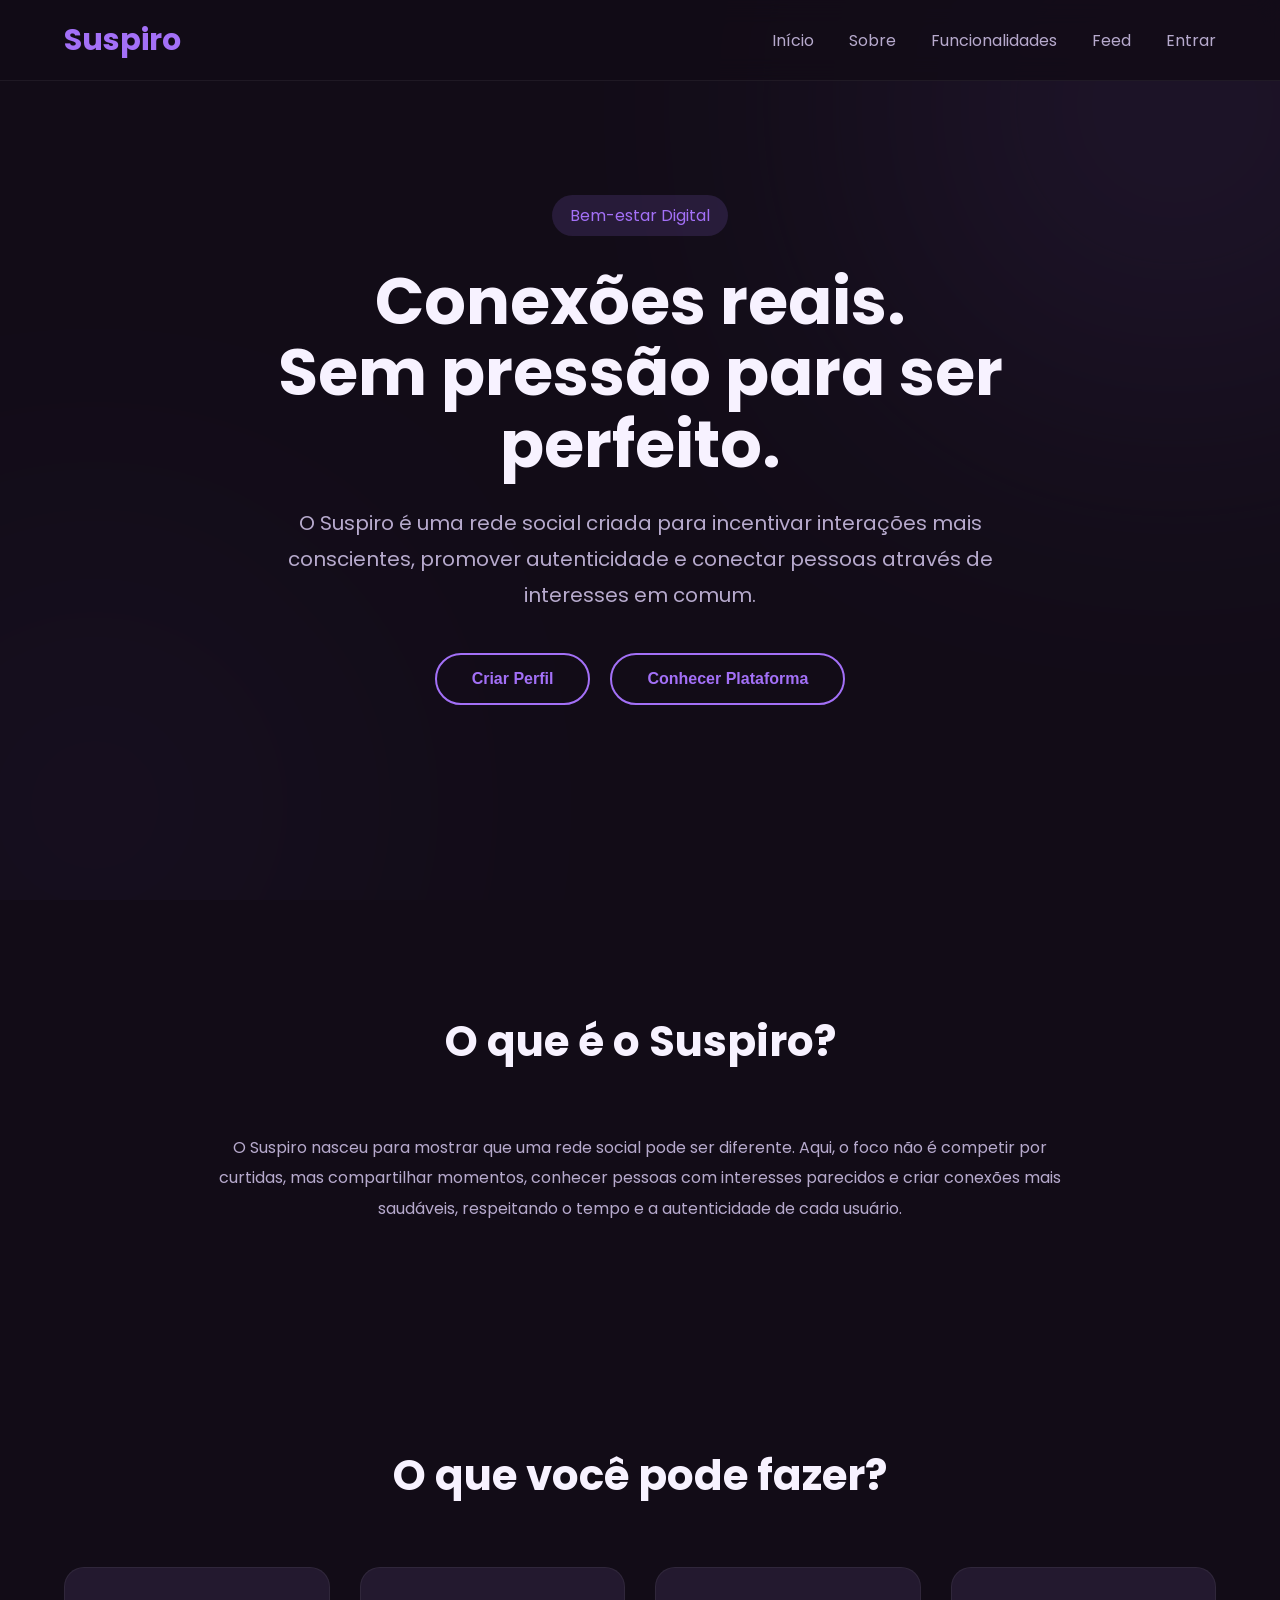
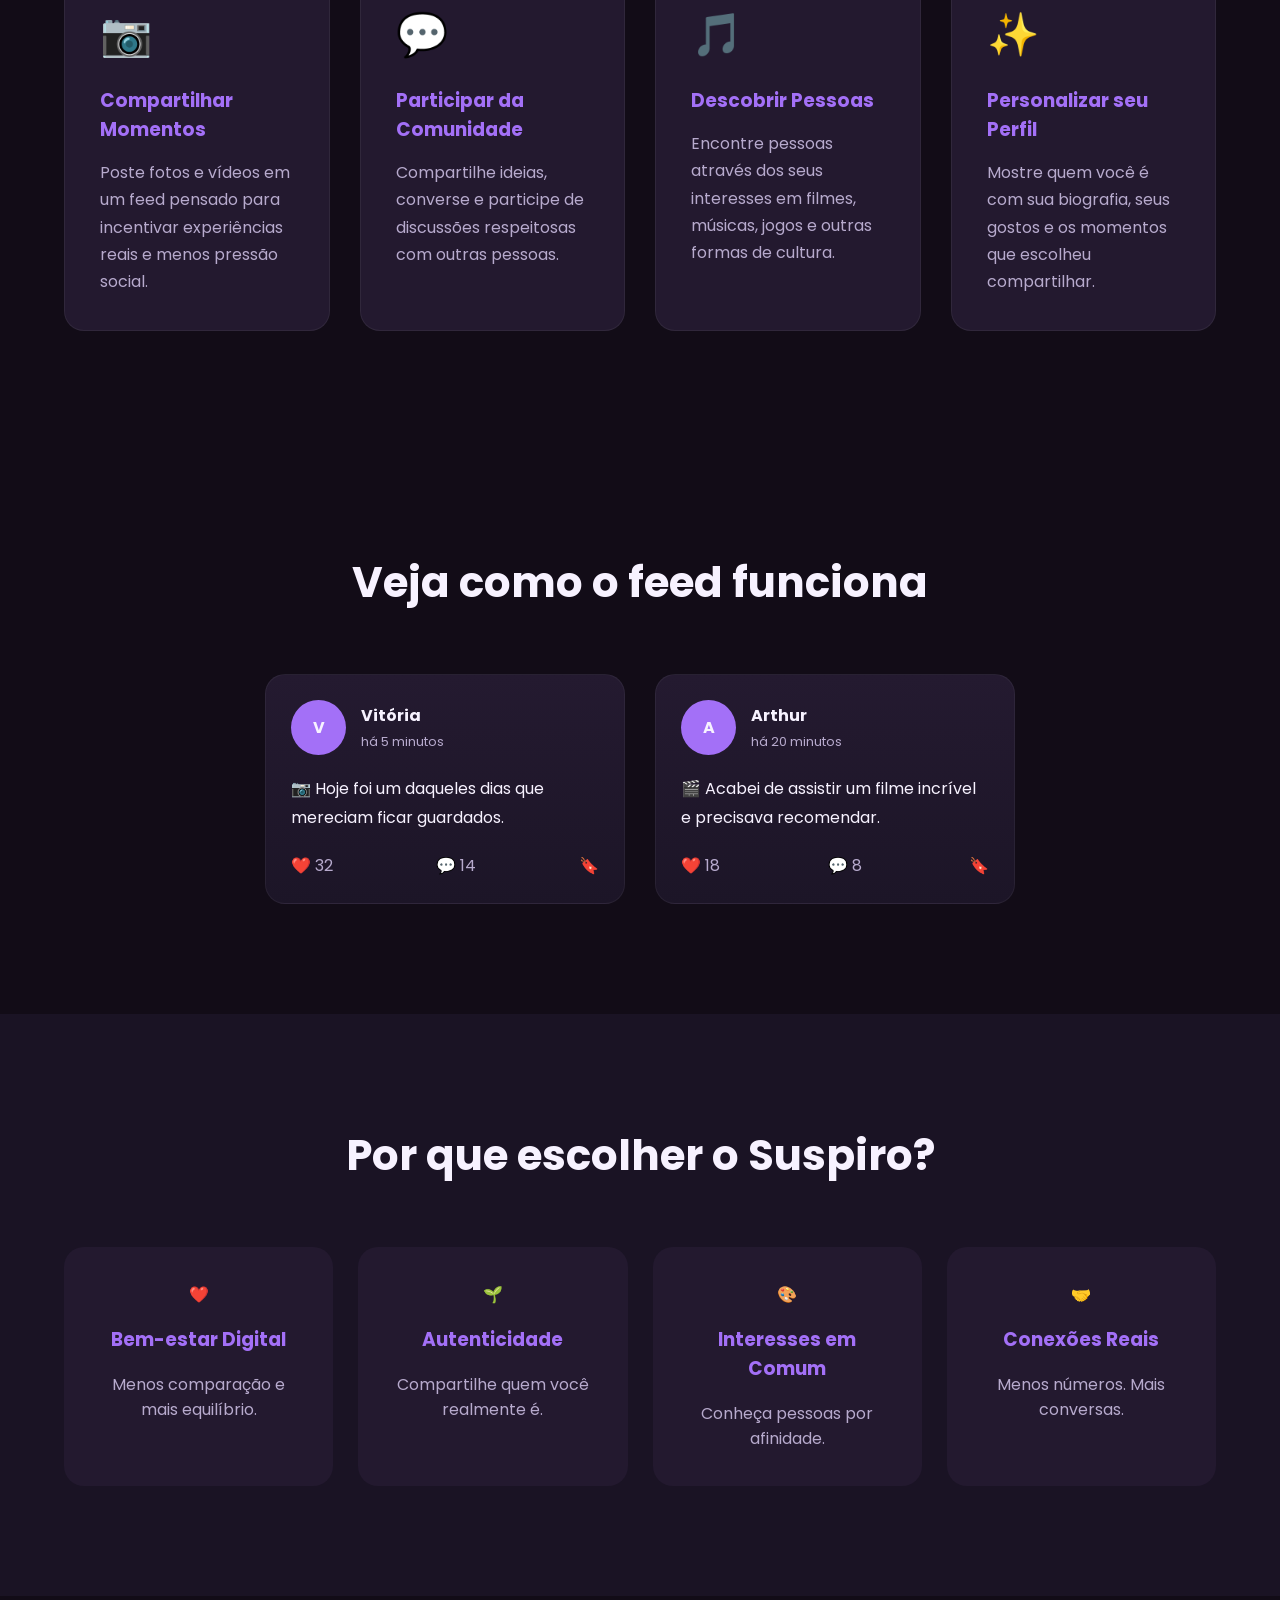
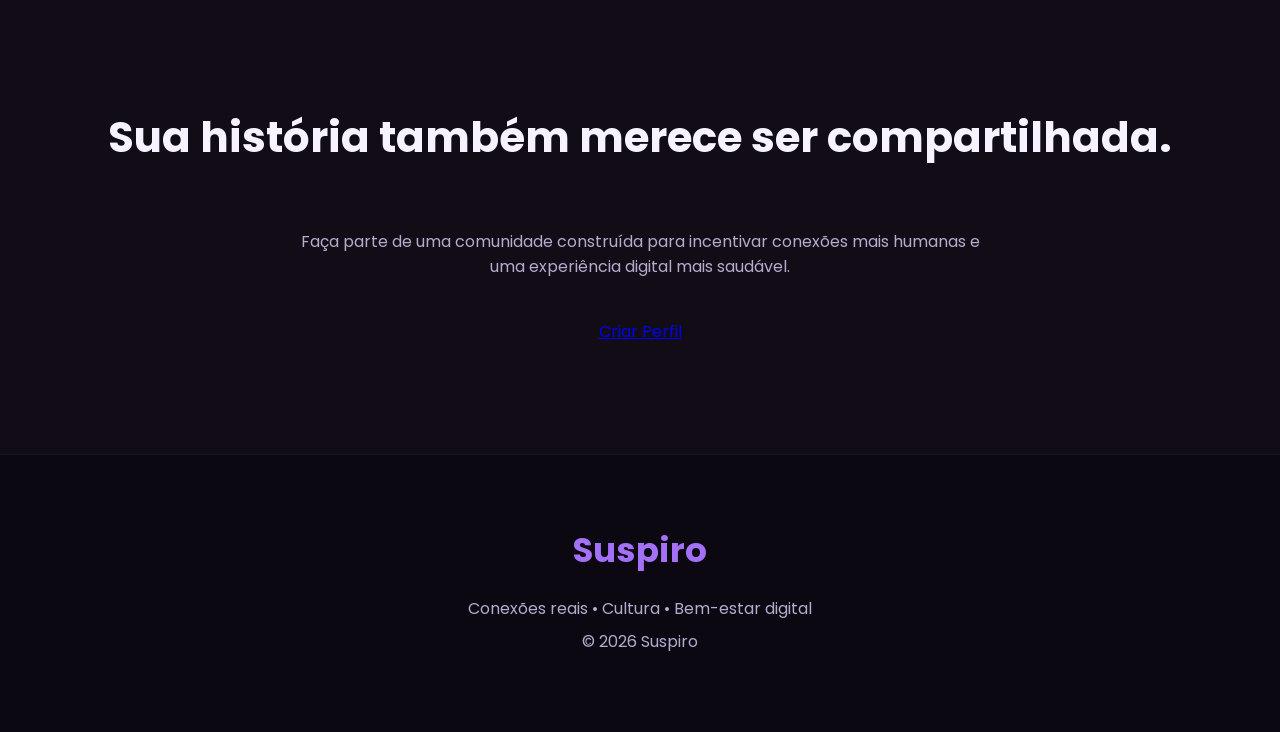
<file: index.html>
<!DOCTYPE html>
<html lang="pt-BR">

<head>

    <meta charset="UTF-8">
    <meta name="viewport" content="width=device-width, initial-scale=1.0">

    <title>Suspiro • Conexões Reais</title>

    <link rel="stylesheet" href="style.css">

    <link rel="preconnect" href="https://fonts.googleapis.com">

    <link rel="preconnect" href="https://fonts.gstatic.com" crossorigin>

    <link href="https://fonts.googleapis.com/css2?family=Poppins:wght@300;400;500;600;700;800&display=swap" rel="stylesheet">

</head>

<body>

<header>

    <div class="container">

        <div class="logo">
            Suspiro
        </div>

        <nav>

            <a href="#inicio">Início</a>

            <a href="#sobre">Sobre</a>

            <a href="#funcionalidades">Funcionalidades</a>

            <a href="#feed">Feed</a>

            <a href="#cta">Entrar</a>

        </nav>

    </div>

</header>





<section class="hero" id="inicio">

    <div class="hero-content">

        <span class="tag">

            Bem-estar Digital

        </span>

        <h1>

            Conexões reais.
            <br>
            Sem pressão para ser perfeito.

        </h1>

        <p>

            O Suspiro é uma rede social criada para incentivar interações
            mais conscientes, promover autenticidade e conectar pessoas
            através de interesses em comum.

        </p>

        <div class="buttons">

            <button class="btn-secundario" onclick="window.location.href='login.html'">
                   
                Criar Perfil
             </button>

            <button class="btn-secundario">

                Conhecer Plataforma

            </button>

        </div>

    </div>

</section>





<section class="sobre" id="sobre">

    <div class="container">

        <h2>

            O que é o Suspiro?

        </h2>

        <p>

            O Suspiro nasceu para mostrar que uma rede social pode ser diferente.
            Aqui, o foco não é competir por curtidas, mas compartilhar momentos,
            conhecer pessoas com interesses parecidos e criar conexões mais
            saudáveis, respeitando o tempo e a autenticidade de cada usuário.

        </p>

    </div>

</section>





<section class="funcionalidades" id="funcionalidades">

    <div class="container">

        <h2>

            O que você pode fazer?

        </h2>

        <div class="cards">

            <article class="card">

                <div class="icone">

                    📷

                </div>

                <h3>

                    Compartilhar Momentos

                </h3>

                <p>

                    Poste fotos e vídeos em um feed pensado para incentivar
                    experiências reais e menos pressão social.

                </p>

            </article>





            <article class="card">

                <div class="icone">

                    💬

                </div>

                <h3>

                    Participar da Comunidade

                </h3>

                <p>

                    Compartilhe ideias, converse e participe de discussões
                    respeitosas com outras pessoas.

                </p>

            </article>





            <article class="card">

                <div class="icone">

                    🎵

                </div>

                <h3>

                    Descobrir Pessoas

                </h3>

                <p>

                    Encontre pessoas através dos seus interesses em filmes,
                    músicas, jogos e outras formas de cultura.

                </p>

            </article>





            <article class="card">

                <div class="icone">

                    ✨

                </div>

                <h3>

                    Personalizar seu Perfil

                </h3>

                <p>

                    Mostre quem você é com sua biografia, seus gostos
                    e os momentos que escolheu compartilhar.

                </p>

            </article>

        </div>

    </div>

</section>





<section class="feed-preview" id="feed">

    <div class="container">

        <h2>

            Veja como o feed funciona

        </h2>

        <div class="mockup">

            <article class="post">

                <div class="perfil">

                    <div class="foto">

                        V

                    </div>

                    <div>

                        <h4>

                            Vitória

                        </h4>

                        <span>

                            há 5 minutos

                        </span>

                    </div>

                </div>

                <div class="conteudo">

                    📷 Hoje foi um daqueles dias que mereciam ficar guardados.

                </div>

                <div class="acoes">

                    <span>❤️ 32</span>

                    <span>💬 14</span>

                    <span>🔖</span>

                </div>

            </article>





            <article class="post">

                <div class="perfil">

                    <div class="foto">

                        A

                    </div>

                    <div>

                        <h4>

                            Arthur

                        </h4>

                        <span>

                            há 20 minutos

                        </span>

                    </div>

                </div>

                <div class="conteudo">

                    🎬 Acabei de assistir um filme incrível e precisava recomendar.

                </div>

                <div class="acoes">

                    <span>❤️ 18</span>

                    <span>💬 8</span>

                    <span>🔖</span>

                </div>

            </article>

        </div>

    </div>

</section>





<section class="beneficios">

    <div class="container">

        <h2>

            Por que escolher o Suspiro?

        </h2>

        <div class="beneficios-grid">

            <div>

                ❤️

                <h3>

                    Bem-estar Digital

                </h3>

                <p>

                    Menos comparação e mais equilíbrio.

                </p>

            </div>





            <div>

                🌱

                <h3>

                    Autenticidade

                </h3>

                <p>

                    Compartilhe quem você realmente é.

                </p>

            </div>





            <div>

                🎨

                <h3>

                    Interesses em Comum

                </h3>

                <p>

                    Conheça pessoas por afinidade.

                </p>

            </div>





            <div>

                🤝

                <h3>

                    Conexões Reais

                </h3>

                <p>

                    Menos números. Mais conversas.

                </p>

            </div>

        </div>

    </div>

</section>





<section class="cta" id="cta">

    <div class="container">

        <h2>

            Sua história também merece ser compartilhada.

        </h2>

        <p>

            Faça parte de uma comunidade construída para incentivar
            conexões mais humanas e uma experiência digital mais saudável.

        </p>

       
      <a href="login.html" class="btn">
    Criar Perfil
           </a> 

    </div>

</section>





<footer>

    <div class="container">

        <div class="footer-logo">

            Suspiro

        </div>

        <p>

            Conexões reais • Cultura • Bem-estar digital

        </p>

        <p>

            © 2026 Suspiro

        </p>

    </div>

</footer>

<script src="script.js"></script>

</body>

</html>
</file>
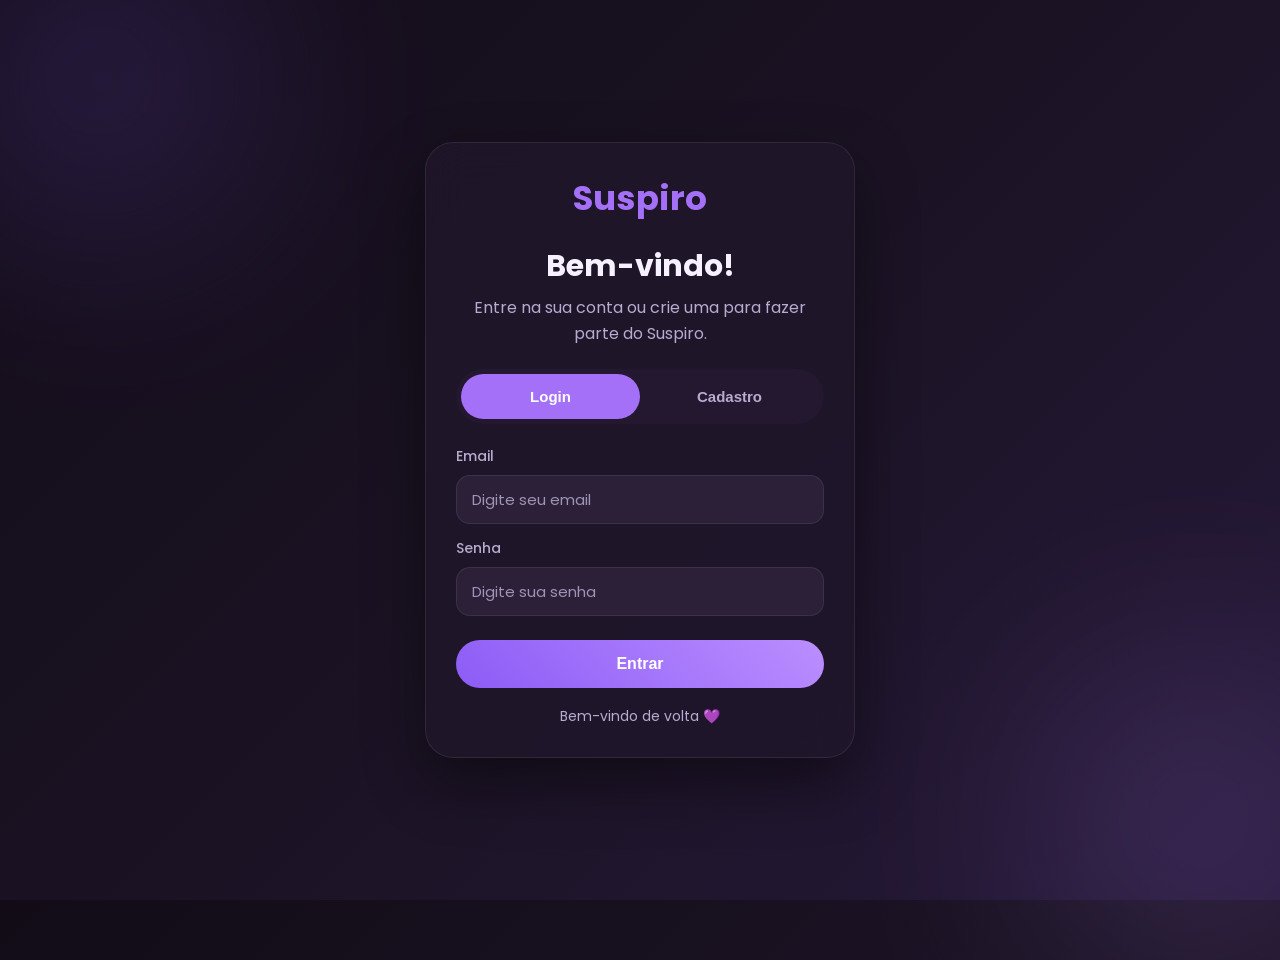
<file: login.html>
<!DOCTYPE html>
<html lang="pt-BR">

<head>

    <meta charset="UTF-8">
    <meta name="viewport" content="width=device-width, initial-scale=1.0">

    <title>Suspiro | Entrar</title>

    <link rel="stylesheet" href="login.css">

    <link rel="preconnect" href="https://fonts.googleapis.com">

    <link rel="preconnect" href="https://fonts.gstatic.com" crossorigin>

    <link href="https://fonts.googleapis.com/css2?family=Poppins:wght@300;400;500;600;700&display=swap" rel="stylesheet">

</head>

<body>

<div class="background-circle circle1"></div>
<div class="background-circle circle2"></div>

<div class="container">

    <div class="card">

        <div class="logo">

            Suspiro

        </div>

        <div class="header">

            <h1>

                Bem-vindo!

            </h1>

            <p>

                Entre na sua conta ou crie uma para fazer parte do Suspiro.

            </p>

        </div>

        <div class="tabs">

            <button class="tab-btn active" onclick="switchTab('login')">

                Login

            </button>

            <button class="tab-btn" onclick="switchTab('register')">

                Cadastro

            </button>

        </div>

        <div class="forms">

            <!-- LOGIN -->

            <form id="loginForm" class="form active">

                <div class="form-group">

                    <label>Email</label>

                    <input
                        type="email"
                        id="loginEmail"
                        placeholder="Digite seu email"
                        required>

                </div>

                <div class="form-group">

                    <label>Senha</label>

                    <input
                        type="password"
                        id="loginSenha"
                        placeholder="Digite sua senha"
                        required>

                </div>

                <button class="btn" type="submit">

                    Entrar

                </button>

                <p class="footer-text">

                    Bem-vindo de volta 💜

                </p>

            </form>





            <!-- CADASTRO -->

            <form id="registerForm" class="form">

                <div class="form-group">

                    <label>Nome de usuário</label>

                    <input
                        type="text"
                        id="username"
                        placeholder="@usuario"
                        required>

                </div>

                <div class="form-group">

                    <label>Email</label>

                    <input
                        type="email"
                        id="email"
                        placeholder="Digite seu email"
                        required>

                </div>

                <div class="form-group">

                    <label>Senha</label>

                    <input
                        type="password"
                        id="senha"
                        placeholder="Crie uma senha"
                        required>

                </div>

                <button class="btn" type="submit">

                    Criar Conta

                </button>

                <p id="mensagemCadastro"></p>

            </form>

        </div>

    </div>

</div>

<script src="login.js"></script>

</body>

</html>
</file>
<file: style.css>
/* ===========================
   RESET
=========================== */

*{
    margin:0;
    padding:0;
    box-sizing:border-box;
    scroll-behavior:smooth;
}

:root{

    --bg:#120c17;
    --bg2:#1a1324;
    --card:#23192f;
    --cardHover:#2d2140;

    --roxo:#A370F7;
    --roxoHover:#BB8EFF;

    --texto:#F7F2FF;
    --texto2:#B7AACD;

    --borda:rgba(255,255,255,.06);

}

body{

    font-family:'Poppins',sans-serif;

    background:var(--bg);

    color:var(--texto);

}

.container{

    width:90%;
    max-width:1200px;
    margin:auto;

}

section{

    padding:110px 0;

}

h2{

    text-align:center;
    font-size:42px;
    margin-bottom:60px;

}

/* ===========================
HEADER
=========================== */

header{

    position:fixed;

    width:100%;

    top:0;

    left:0;

    background:rgba(18,12,23,.85);

    backdrop-filter:blur(12px);

    border-bottom:1px solid var(--borda);

    z-index:1000;

}

header .container{

    display:flex;

    justify-content:space-between;

    align-items:center;

    height:80px;

}

.logo{

    font-size:30px;

    color:var(--roxo);

    font-weight:700;

}

nav{

    display:flex;
    gap:35px;

}

nav a{

    color:var(--texto2);

    text-decoration:none;

    transition:.3s;

}

nav a:hover{

    color:var(--roxo);

}

/* ===========================
HERO
=========================== */

.hero{

    min-height:100vh;

    display:flex;

    align-items:center;

    justify-content:center;

    text-align:center;

    position:relative;

    overflow:hidden;

}

.hero::before{

    content:"";

    width:450px;
    height:450px;

    background:var(--roxo);

    position:absolute;

    border-radius:50%;

    filter:blur(180px);

    opacity:.18;

    right:-120px;

    top:-120px;

}

.hero::after{

    content:"";

    width:350px;
    height:350px;

    background:#8b5cf6;

    position:absolute;

    border-radius:50%;

    filter:blur(180px);

    opacity:.12;

    bottom:-80px;

    left:-80px;

}

.hero-content{

    max-width:760px;

    position:relative;

    z-index:2;

}

.tag{

    display:inline-block;

    padding:8px 18px;

    background:rgba(163,112,247,.15);

    border-radius:30px;

    color:var(--roxo);

    margin-bottom:30px;

}

.hero h1{

    font-size:65px;

    line-height:1.1;

    margin-bottom:25px;

}

.hero p{

    color:var(--texto2);

    font-size:20px;

    line-height:1.8;

}

.buttons{

    display:flex;

    justify-content:center;

    gap:20px;

    margin-top:40px;

}

.btn-principal,
.btn-secundario{

    padding:15px 35px;

    border-radius:40px;

    cursor:pointer;

    font-size:16px;

    font-weight:600;

    transition:.35s;

}

.btn-principal{

    background:var(--roxo);

    border:none;

    color:white;

}

.btn-principal:hover{

    background:var(--roxoHover);

    transform:translateY(-5px);

}

.btn-secundario{

    background:none;

    border:2px solid var(--roxo);

    color:var(--roxo);

}

.btn-secundario:hover{

    background:var(--roxo);

    color:white;

}

/* ===========================
SOBRE
=========================== */

.sobre p{

    max-width:850px;

    margin:auto;

    text-align:center;

    color:var(--texto2);

    line-height:1.9;

}

/* ===========================
CARDS
=========================== */

.cards{

    display:grid;

    grid-template-columns:repeat(auto-fit,minmax(250px,1fr));

    gap:30px;

}

.card{

    background:var(--card);

    border:1px solid var(--borda);

    padding:35px;

    border-radius:18px;

    transition:.35s;

}

.card:hover{

    transform:translateY(-10px);

    background:var(--cardHover);

}

.icone{

    font-size:42px;

    margin-bottom:20px;

}

.card h3{

    color:var(--roxo);

    margin-bottom:15px;

}

.card p{

    color:var(--texto2);

    line-height:1.7;

}

/* ===========================
MOCKUP FEED
=========================== */

.mockup{

    display:flex;

    justify-content:center;

    gap:30px;

    flex-wrap:wrap;

}

.post{

    width:350px;

    background:var(--card);

    border-radius:20px;

    padding:25px;

    border:1px solid var(--borda);

}

.perfil{

    display:flex;

    gap:15px;

    align-items:center;

    margin-bottom:20px;

}

.foto{

    width:55px;

    height:55px;

    border-radius:50%;

    background:var(--roxo);

    display:flex;

    justify-content:center;

    align-items:center;

    font-weight:bold;

}

.perfil span{

    color:var(--texto2);

    font-size:13px;

}

.conteudo{

    line-height:1.8;

    margin-bottom:20px;

}

.acoes{

    display:flex;

    justify-content:space-between;

    color:var(--texto2);

}

/* ===========================
BENEFÍCIOS
=========================== */

.beneficios{

    background:var(--bg2);

}

.beneficios-grid{

    display:grid;

    grid-template-columns:repeat(auto-fit,minmax(220px,1fr));

    gap:25px;

}

.beneficios-grid div{

    background:var(--card);

    border-radius:20px;

    padding:35px;

    text-align:center;

    transition:.35s;

}

.beneficios-grid div:hover{

    transform:translateY(-8px);

}

.beneficios-grid h3{

    color:var(--roxo);

    margin:18px 0;

}

.beneficios-grid p{

    color:var(--texto2);

}

/* ===========================
CTA
=========================== */

.cta{

    text-align:center;

}

.cta p{

    color:var(--texto2);

    margin:20px auto 40px;

    max-width:700px;

}

.cta button{

    background:var(--roxo);

    color:white;

    border:none;

    padding:18px 40px;

    border-radius:50px;

    cursor:pointer;

    transition:.3s;

    font-size:16px;

}

.cta button:hover{

    background:var(--roxoHover);

    transform:scale(1.05);

}

/* ===========================
FOOTER
=========================== */

footer{

    background:#0e0915;

    padding:50px 20px;

    text-align:center;

    border-top:1px solid var(--borda);

}

.footer-logo{

    font-size:30px;

    color:var(--roxo);

    font-weight:700;

    margin-bottom:15px;

}

footer p{

    color:var(--texto2);

    margin:8px;

}

/* ===========================
RESPONSIVO
=========================== */

@media(max-width:900px){

header .container{

    flex-direction:column;

    height:auto;

    padding:20px;

}

nav{

    margin-top:15px;

    flex-wrap:wrap;

    justify-content:center;

}

.hero h1{

    font-size:46px;

}

.hero p{

    font-size:18px;

}

.buttons{

    flex-direction:column;

    align-items:center;

}

}
nav a{

    position:relative;

}

nav a::after{

    content:"";

    position:absolute;

    width:0;

    height:2px;

    background:var(--roxo);

    left:0;

    bottom:-8px;

    transition:.3s;

}

nav a:hover::after{

    width:100%;

}
.card{

    background:var(--card);

    border:1px solid var(--borda);

    padding:35px;

    border-radius:20px;

    transition:.4s;

    position:relative;

    overflow:hidden;

}

.card::before{

    content:"";

    position:absolute;

    width:250px;

    height:250px;

    background:rgba(163,112,247,.15);

    border-radius:50%;

    top:-120px;

    right:-120px;

    filter:blur(60px);

    opacity:0;

    transition:.4s;

}

.card:hover::before{

    opacity:1;

}

.card:hover{

    background:var(--cardHover);

    transform:translateY(-12px);

}
.post{

    width:360px;

    background:linear-gradient(180deg,#241a30,#1c1527);

    border-radius:20px;

    padding:25px;

    border:1px solid rgba(255,255,255,.05);

    transition:.35s;

    cursor:pointer;

}

.post:hover{

    transform:translateY(-8px);

    box-shadow:0 20px 40px rgba(0,0,0,.4);

}
.hero-content{

    animation:aparecer 1.2s ease;

}

@keyframes aparecer{

    from{

        opacity:0;

        transform:translateY(40px);

    }

    to{

        opacity:1;

        transform:translateY(0);

    }

}
.btn-principal{

    background:linear-gradient(45deg,#8c5cf6,#b989ff);

    border:none;

    color:white;

    transition:.35s;

}

.btn-principal:hover{

    transform:translateY(-6px);

    box-shadow:0 15px 30px rgba(163,112,247,.45);

}
footer{

    background:#0b0811;

    padding:70px 20px;

    text-align:center;

    border-top:1px solid rgba(255,255,255,.05);

}

.footer-logo{

    font-size:34px;

    font-weight:700;

    color:var(--roxo);

    margin-bottom:20px;

}

footer p{

    color:var(--texto2);

}
::-webkit-scrollbar{

    width:10px;

}

::-webkit-scrollbar-track{

    background:#120c17;

}

::-webkit-scrollbar-thumb{

    background:var(--roxo);

    border-radius:20px;

}

::-webkit-scrollbar-thumb:hover{

    background:#BB8EFF;

}
.escondido{

    opacity:0;

    transform:translateY(40px);

    transition:all .8s ease;

}

.mostrar{

    opacity:1;

    transform:translateY(0);

}

/* Botão Criar Perfil */
.cta .btn-criar {
    display: inline-block;
    background: linear-gradient(45deg, var(--roxo), var(--roxoHover));
    color: white;
    text-decoration: none;
    padding: 18px 40px;
    border-radius: 50px;
    font-size: 16px;
    font-weight: 600;
    transition: all .3s ease;
    box-shadow: 0 15px 30px rgba(163,112,247,.35);
}

.cta .btn-criar:hover {
    transform: translateY(-4px);
    box-shadow: 0 20px 40px rgba(163,112,247,.45);
}
</file>
<file: login.css>
/* ===========================
RESET
=========================== */

*{
    margin:0;
    padding:0;
    box-sizing:border-box;
}

:root{

    --bg:#120c17;
    --bg2:#1b1324;
    --card:rgba(32,22,43,.88);

    --roxo:#A370F7;
    --roxo2:#BB8EFF;

    --texto:#F6F1FF;
    --texto2:#B8ABD0;

    --input:#2b2038;

}

body{

    font-family:'Poppins',sans-serif;

    background:linear-gradient(135deg,#120c17,#1b1324,#26193a);

    min-height:100vh;

    display:flex;

    justify-content:center;

    align-items:center;

    overflow:hidden;

    color:var(--texto);

}

/* ===========================
BOLHAS
=========================== */

.background-circle{

    position:absolute;

    border-radius:50%;

    filter:blur(120px);

    opacity:.22;

}

.circle1{

    width:320px;
    height:320px;

    background:#8b5cf6;

    top:-80px;
    left:-60px;

}

.circle2{

    width:280px;
    height:280px;

    background:#b989ff;

    right:-60px;
    bottom:-60px;

}

/* ===========================
CARD
=========================== */

.container{

    width:100%;

    display:flex;

    justify-content:center;

    align-items:center;

    padding:30px;

}

.card{

    width:430px;

    background:var(--card);

    backdrop-filter:blur(20px);

    border:1px solid rgba(255,255,255,.08);

    border-radius:28px;

    padding:30px;

    box-shadow:0 25px 60px rgba(0,0,0,.45);

}

.logo{

    text-align:center;

    font-size:34px;

    font-weight:700;

    color:var(--roxo);

    margin-bottom:20px;

}

.header{

    text-align:center;

    margin-bottom:22px;

}

.header h1{

    font-size:30px;

    margin-bottom:6px;

}

.header p{

    color:var(--texto2);

    line-height:1.6;

}

/* ===========================
ABAS
=========================== */

.tabs{

    display:flex;

    background:#23182f;

    border-radius:50px;

    padding:5px;

    margin-bottom:22px;

}

.tab-btn{

    flex:1;

    border:none;

    background:none;

    color:var(--texto2);

    padding:14px;

    cursor:pointer;

    border-radius:50px;

    transition:.35s;

    font-size:15px;

    font-weight:600;

}

.tab-btn.active{

    background:var(--roxo);

    color:white;

}
/* ===========================
FORMULÁRIOS
=========================== */

.form{

    display:none;

}

.form.active{

    display:block;

    animation:fade .45s;

}

.form-group{

    margin-bottom:14px;

}

.form-group label{

    display:block;

    margin-bottom:8px;

    color:var(--texto2);

    font-size:14px;

    font-weight:500;

}

.form-group input,
.form-group textarea{

    width:100%;

    background:var(--input);

    border:1px solid rgba(255,255,255,.08);

    color:white;

    padding:12px 15px;

    border-radius:14px;

    outline:none;

    transition:.3s;

    font-size:15px;

    font-family:'Poppins',sans-serif;

}

.form-group input::placeholder,
.form-group textarea::placeholder{

    color:#9f93b7;

}

.form-group textarea{

    resize:none;

    min-height:90px;

}

.form-group input:focus,
.form-group textarea:focus{

    border-color:var(--roxo);

    box-shadow:0 0 20px rgba(163,112,247,.25);

}

/* ===========================
BOTÃO
=========================== */

.btn{

    width:100%;

    padding:15px;

    border:none;

    border-radius:40px;

    background:linear-gradient(45deg,#8c5cf6,#bb8eff);

    color:white;

    font-size:16px;

    font-weight:600;

    cursor:pointer;

    transition:.35s;

    margin-top:10px;

}

.btn:hover{

    transform:translateY(-4px);

    box-shadow:0 15px 30px rgba(163,112,247,.35);

}

.footer-text{

    margin-top:18px;

    text-align:center;

    color:var(--texto2);

    font-size:14px;

}

#mensagemCadastro{

    text-align:center;

    margin-top:16px;

    font-size:14px;

    font-weight:500;

}

/* ===========================
ANIMAÇÕES
=========================== */

@keyframes fade{

    from{

        opacity:0;
        transform:translateY(20px);

    }

    to{

        opacity:1;
        transform:translateY(0);

    }

}

/* ===========================
RESPONSIVO
=========================== */

@media(max-width:600px){

    .container{

        padding:20px;

    }

    .card{

        width:100%;
        padding:25px;

    }

    .logo{

        font-size:30px;

    }

    .header h1{

        font-size:26px;

    }

    .header p{

        font-size:14px;

    }

    .tab-btn{

        font-size:14px;
        padding:12px;

    }

    .btn{

        font-size:15px;

    }

}
</file>
